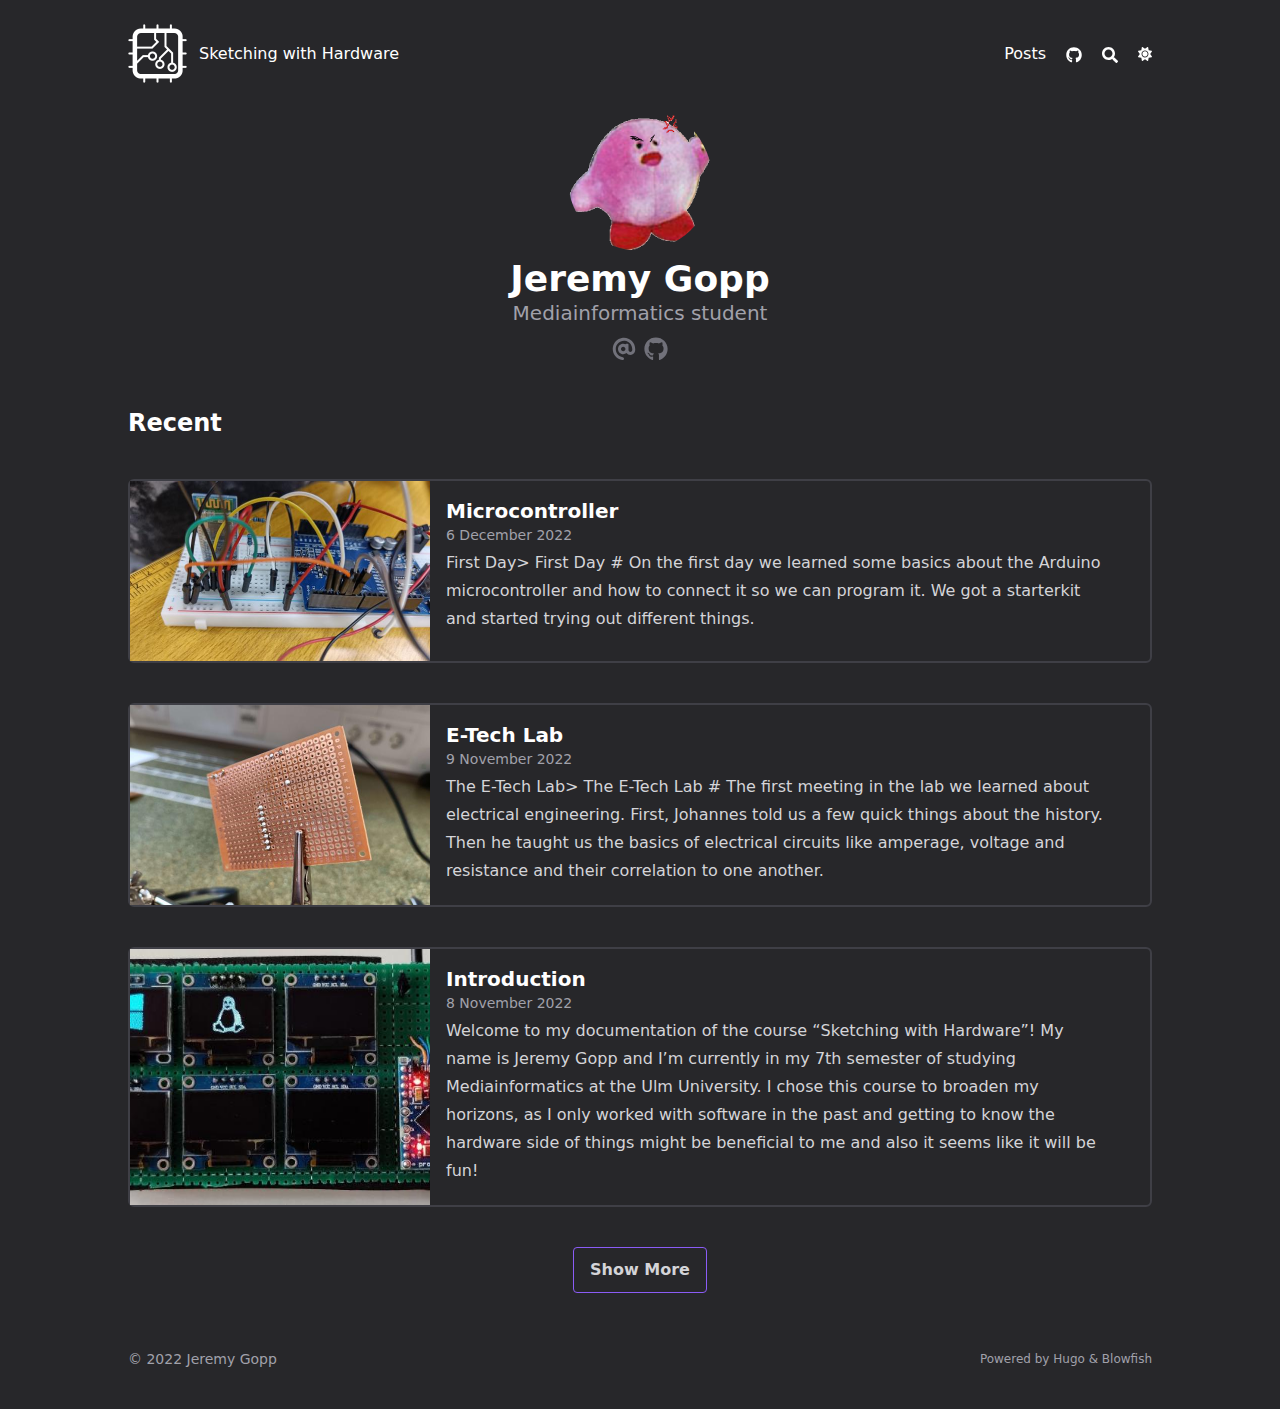
<file: page/1/index.html>
<!doctype html><html lang=en><head><title>https://tiltedkirby.github.io/swhDocJG/</title><link rel=canonical href=https://tiltedkirby.github.io/swhDocJG/><meta name=robots content="noindex"><meta charset=utf-8><meta http-equiv=refresh content="0; url=https://tiltedkirby.github.io/swhDocJG/"></head></html>
</file>
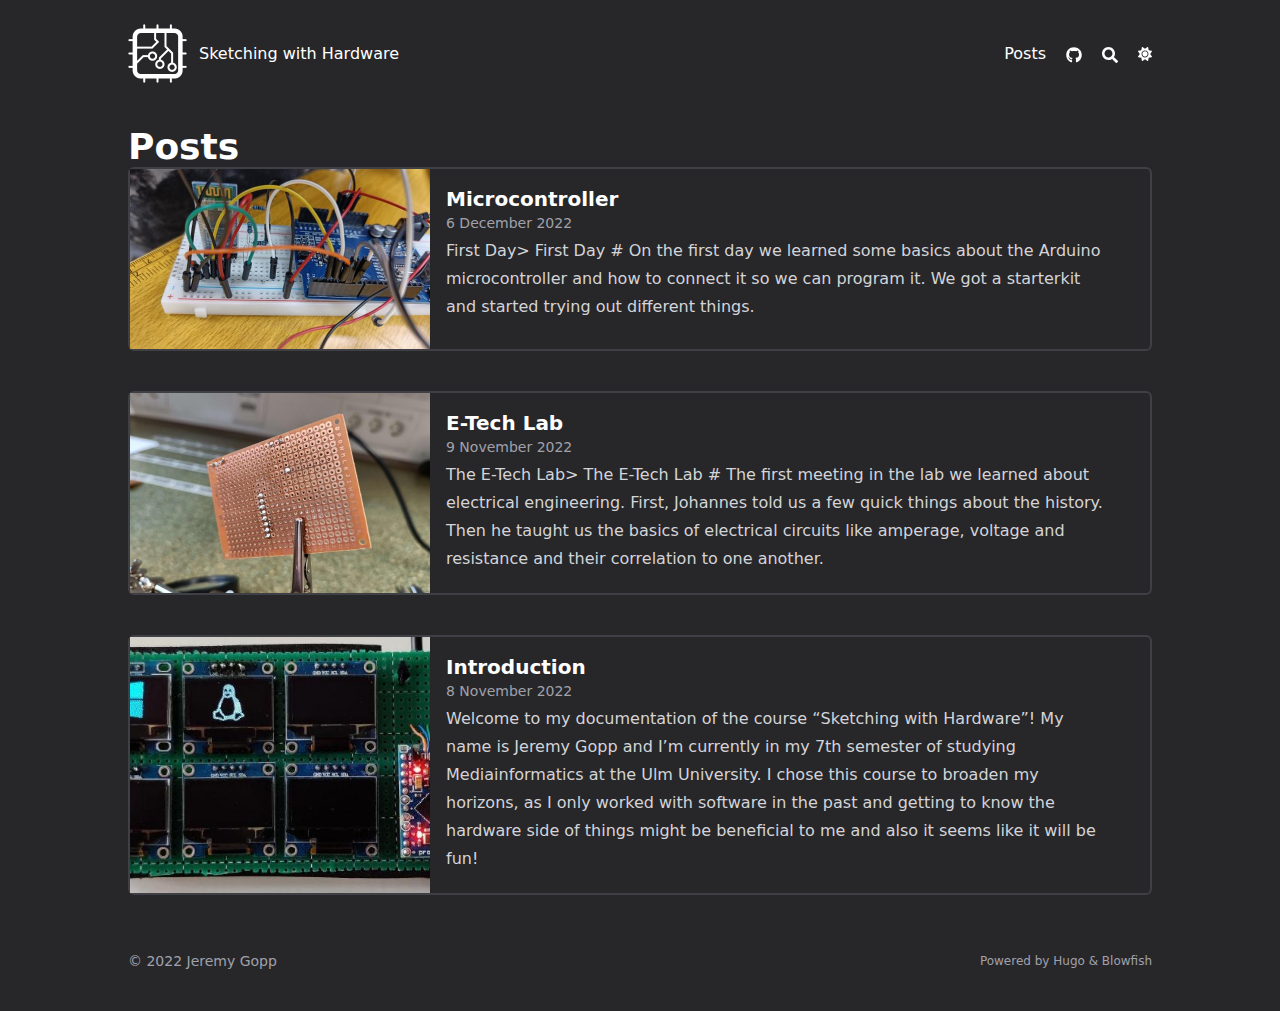
<file: posts/page/1/index.html>
<!doctype html><html lang=en><head><title>https://tiltedkirby.github.io/swhDocJG/posts/</title><link rel=canonical href=https://tiltedkirby.github.io/swhDocJG/posts/><meta name=robots content="noindex"><meta charset=utf-8><meta http-equiv=refresh content="0; url=https://tiltedkirby.github.io/swhDocJG/posts/"></head></html>
</file>
